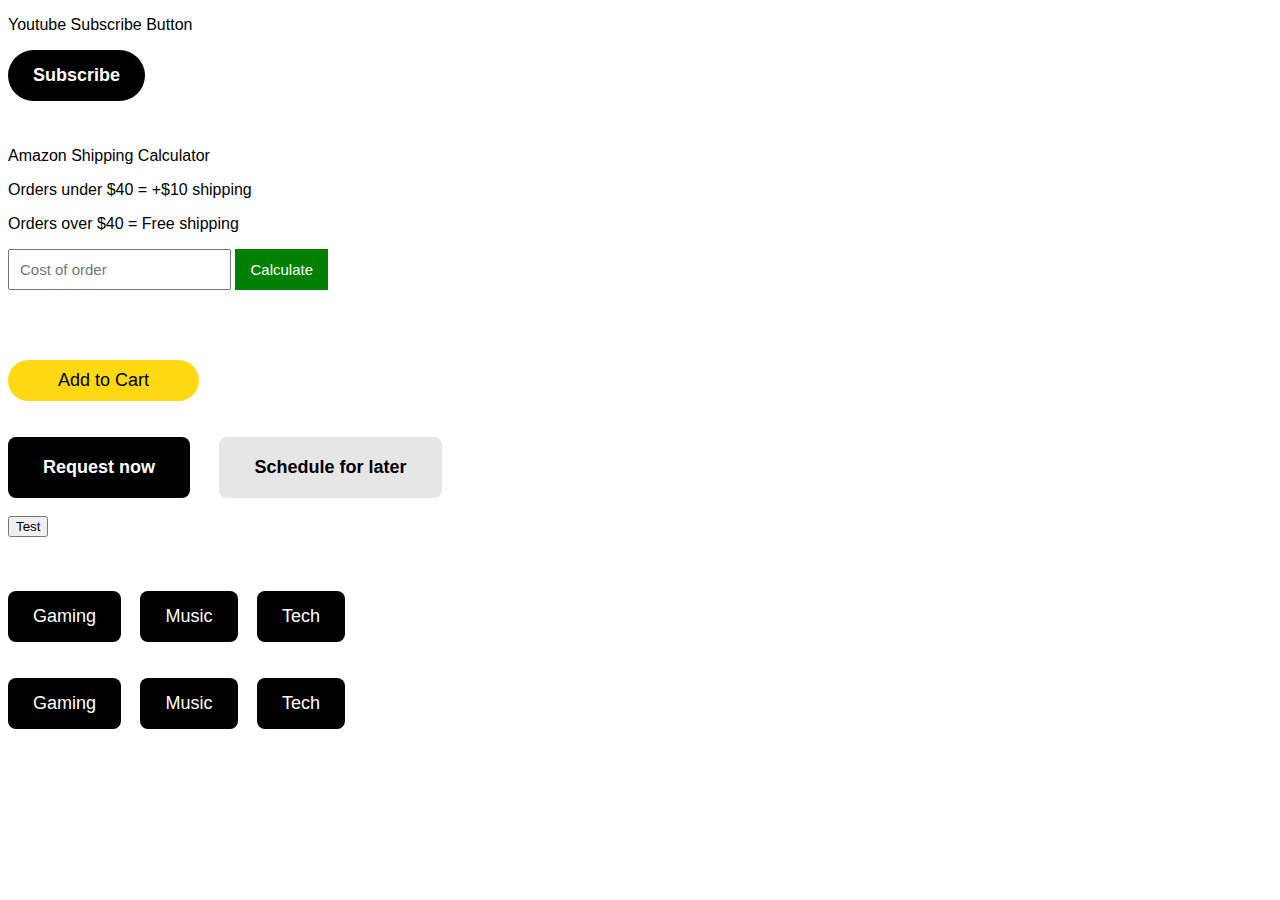
<file: index.html>
<!DOCTYPE html>
<html lang="en">
  <head>
    <meta charset="UTF-8" />
    <meta name="viewport" content="width=device-width, initial-scale=1.0" />
    <link rel="stylesheet" href="index.css" />
    <title>Document</title>
  </head>
  <body>
    <div>
      <p>Youtube Subscribe Button</p>
      <button
        class="js-subscribe-button subscribe-button"
        onclick="subscribe();"
      >
        Subscribe
      </button>
    </div>
    <div>
      <p>Amazon Shipping Calculator</p>
      <p>Orders under $40 = +$10 shipping</p>
      <p>Orders over $40 = Free shipping</p>
      <input
        type="text"
        class="js-input-cost input-cost"
        placeholder="Cost of order"
        onkeydown="handleCostKeydown(event);"
      />
      <button
        class="js-calculate-button calculate-button"
        onclick="calculateShipping();"
      >
        Calculate
      </button>
      <p class="js-total-cost total-cost"></p>
    </div>
    <br /><br /><br />
    <div>
      <button class="js-add-to-cart-button add-to-cart-button">
        Add to Cart
      </button>
      <br /><br />
      <br />
      <button class="js-request-now-button request-now-button">
        Request now
      </button>
      <button class="js-schedule-for-later-button schedule-for-later-button">
        Schedule for later
      </button>
      <br />
      <br />
      <button class="js-button">Test</button>
    </div>
    <br /><br /><br />
    <div>
      <button
        class="js-gaming-btn btn"
        onclick="clickButton('.js-gaming-btn');"
      >
        Gaming
      </button>
      <button class="js-music-btn btn" onclick="clickButton('.js-music-btn');">
        Music
      </button>
      <button class="js-tech-btn btn" onclick="clickButton('.js-tech-btn');">
        Tech
      </button>
    </div>
    <br /><br />
    <div>
      <button
        class="js-gaming-btn1 btn"
        onclick="oneClickButton('.js-gaming-btn1');"
      >
        Gaming
      </button>
      <button
        class="js-music-btn1 btn"
        onclick="oneClickButton('.js-music-btn1');"
      >
        Music
      </button>
      <button
        class="js-tech-btn1 btn"
        onclick="oneClickButton('.js-tech-btn1');"
      >
        Tech
      </button>
    </div>
  </body>
  <script src="index.js"></script>
</html>
</file>
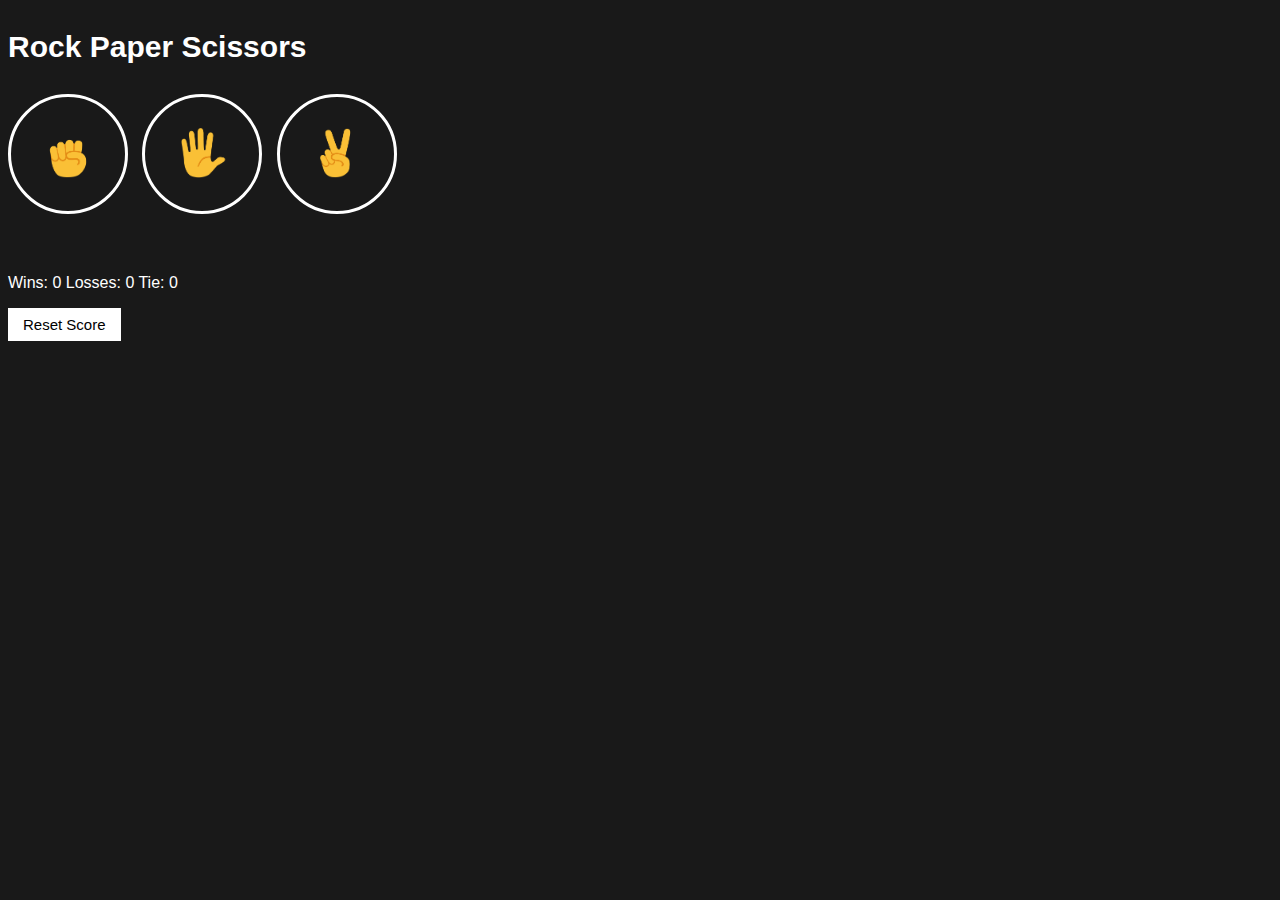
<file: 10-rock-paper-scissors.html>
<!DOCTYPE html>
<html lang="en">
  <head>
    <meta charset="UTF-8" />
    <meta name="viewport" content="width=device-width, initial-scale=1.0" />
    <link rel="stylesheet" href="10-rock-paper-scissors.css" />
    <title>Rock Paper Scissors Game</title>
  </head>
  <body>
    <div>
      <p class="title">Rock Paper Scissors</p>
      <button class="move-button" onclick="playGame('rock')">
        <img src="images/rock-emoji.png" alt="" class="move-icon" />
      </button>
      <button class="move-button" onclick="playGame('paper')">
        <img src="images/paper-emoji.png" class="move-icon" alt="" />
      </button>
      <button class="move-button" onclick="playGame('scissors')">
        <img src="images/scissors-emoji.png" alt="" class="move-icon" />
      </button>
      <p class="js-play-result play-result"></p>
      <p class="js-play-move"></p>
      <p class="js-score score"></p>
      <button class="reset-score-button" onclick="resetScore();">
        Reset Score
      </button>
    </div>
  </body>
  <script src="10-rock-paper-scissors.js"></script>
</html>
</file>
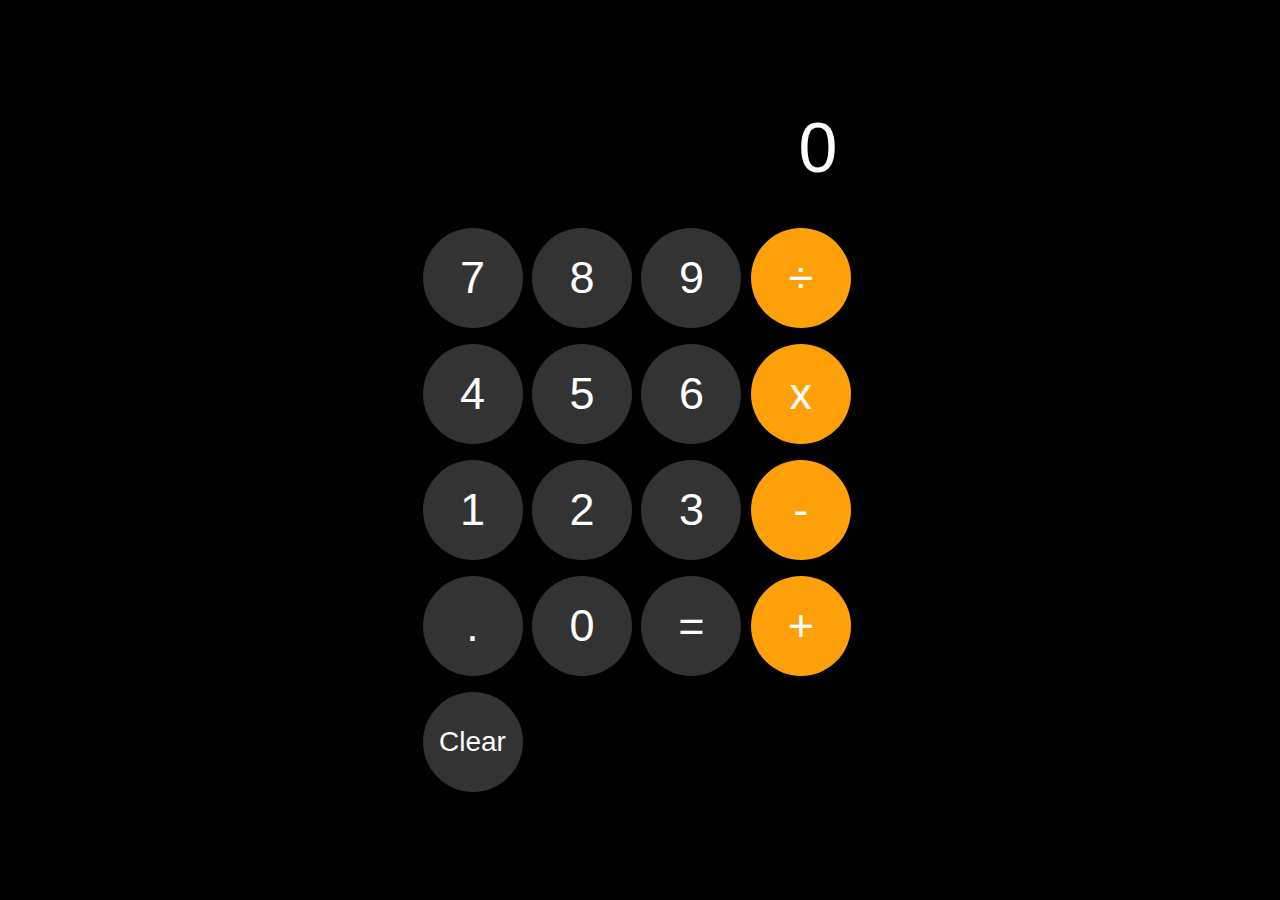
<file: calculator.html>
<!DOCTYPE html>
<html lang="en">
  <head>
    <meta charset="UTF-8" />
    <meta name="viewport" content="width=device-width, initial-scale=1.0" />
    <link rel="stylesheet" href="calculator.css" />
    <title>Calculator</title>
  </head>
  <body>
    <div class="div-holder">
      <div class="calculator">
        <p class="js-calculation-display calculation-display"></p>
        <p>
          <button class="calculator-button gray-button" onclick="number(7);">
            7
          </button>
          <button class="calculator-button gray-button" onclick="number(8);">
            8
          </button>
          <button class="calculator-button gray-button" onclick="number(9);">
            9
          </button>
          <button
            class="calculator-button orange-button"
            onclick="number(` / `);"
          >
            ÷
          </button>
        </p>
        <p>
          <button class="calculator-button gray-button" onclick="number(4);">
            4
          </button>
          <button class="calculator-button gray-button" onclick="number(5);">
            5
          </button>
          <button class="calculator-button gray-button" onclick="number(6);">
            6
          </button>
          <button
            class="calculator-button orange-button"
            onclick="number(` * `);"
          >
            x
          </button>
        </p>
        <p>
          <button class="calculator-button gray-button" onclick="number(1);">
            1
          </button>
          <button class="calculator-button gray-button" onclick="number(2);">
            2
          </button>
          <button class="calculator-button gray-button" onclick="number(3);">
            3
          </button>
          <button
            class="calculator-button orange-button"
            onclick="number(` - `);"
          >
            -
          </button>
        </p>
        <p>
          <button class="calculator-button gray-button" onclick="number('.');">
            .
          </button>
          <button class="calculator-button gray-button" onclick="number(0);">
            0
          </button>
          <button
            class="calculator-button gray-button"
            onclick="displayResult();"
          >
            =
          </button>
          <button
            class="calculator-button orange-button"
            onclick="number(` + `);"
          >
            +
          </button>
        </p>
        <p>
          <button
            class="calculator-button clear-button gray-button"
            onclick="clearResult();"
          >
            Clear
          </button>
        </p>
      </div>
    </div>
  </body>
  <script src="calculator.js"></script>
</html>
</file>
<file: index.css>
body {
  font-family: Arial, Helvetica, sans-serif;
}

.subscribe-button {
  border: none;
  background-color: black;
  color: white;
  border-radius: 50px;
  padding: 15px 25px;
  font-weight: bold;
  font-size: large;
  cursor: pointer;
  margin-bottom: 30px;
}

.is-subscribe {
  border: none;
  background-color: rgb(240, 240, 240);
  color: black;
  border-radius: 50px;
  padding: 15px 25px;
  font-weight: bold;
  font-size: large;
  cursor: pointer;
}

.input-cost {
  font-size: 15px;
  padding: 10px;
}

.calculate-button {
  background-color: green;
  color: white;
  padding: 12px 15px;
  border: none;
  font-size: 15px;
  cursor: pointer;
}

.add-to-cart-button {
  border: none;
  background-color: rgb(255, 216, 20);
  color: black;
  border-radius: 50px;
  padding: 10px 50px;
  font-size: large;
  font-weight: 400;
  cursor: pointer;
}

.request-now-button {
  border: none;
  color: white;
  background-color: black;
  font-size: large;
  font-weight: bold;
  padding: 20px 35px;
  border-radius: 8px;
  cursor: pointer;
  margin-right: 25px;
}

.schedule-for-later-button {
  border: none;
  color: black;
  background-color: rgb(230, 230, 230);
  font-size: large;
  font-weight: bold;
  padding: 20px 35px;
  border-radius: 8px;
  cursor: pointer;
}

.btn {
  border: none;
  color: white;
  background-color: black;
  font-size: large;
  padding: 15px 25px;
  border-radius: 8px;
  cursor: pointer;
  margin-right: 15px;
}

.is-toggled {
  border: none;
  color: black;
  background-color: rgb(240, 240, 240);
  font-size: large;
  padding: 15px 25px;
  border-radius: 8px;
  cursor: pointer;
  margin-right: 15px;
}

.error-text-style {
  color: red;
}
</file>
<file: 10-rock-paper-scissors.css>
body {
  background-color: rgb(25, 25, 25);
  color: white;
  font-family: Arial, Helvetica, sans-serif;
}

.title {
  font-size: 30px;
  font-weight: bold;
}

.move-icon {
  height: 50px;
}

.move-button {
  background-color: transparent;
  border: 3px solid white;
  border-radius: 60px;
  width: 120px;
  height: 120px;
  margin-right: 10px;
  cursor: pointer;
}

.play-result {
  font-size: 25px;
  font-weight: bold;
  margin-top: 50px;
}

.score {
  margin-top: 60px;
}

.reset-score-button {
  background-color: white;
  border: none;
  font-size: 15px;
  padding: 8px 15px;
  cursor: pointer;
}
</file>
<file: calculator.css>
body,
html {
  font-family: Arial, Helvetica, sans-serif;
  background-color: rgb(0, 0, 0);
  display: flex;
  align-items: center;
  justify-content: center;

  height: 100%;
  margin: 0;
}

.calculator {
  width: 435px;
  padding: 10px 20px;
}

.calculation-display {
  color: white;
  font-size: 70px;
  margin-top: 15px;
  margin-bottom: 40px;
  text-align: right;
  padding-right: 20px;
}

.calculator-button {
  height: 100px;
  width: 100px;
  border-radius: 60px;
  border: none;
  font-size: 45px;
  cursor: pointer;
  margin-right: 5px;
}

.clear-button {
  height: 100px;
  width: 100px;
  border-radius: 60px;
  border: none;
  font-size: 28px;
}

.gray-button {
  background-color: rgb(51, 51, 51);
  color: white;
}

.orange-button {
  background-color: rgb(254, 160, 10);
  color: white;
}
</file>
